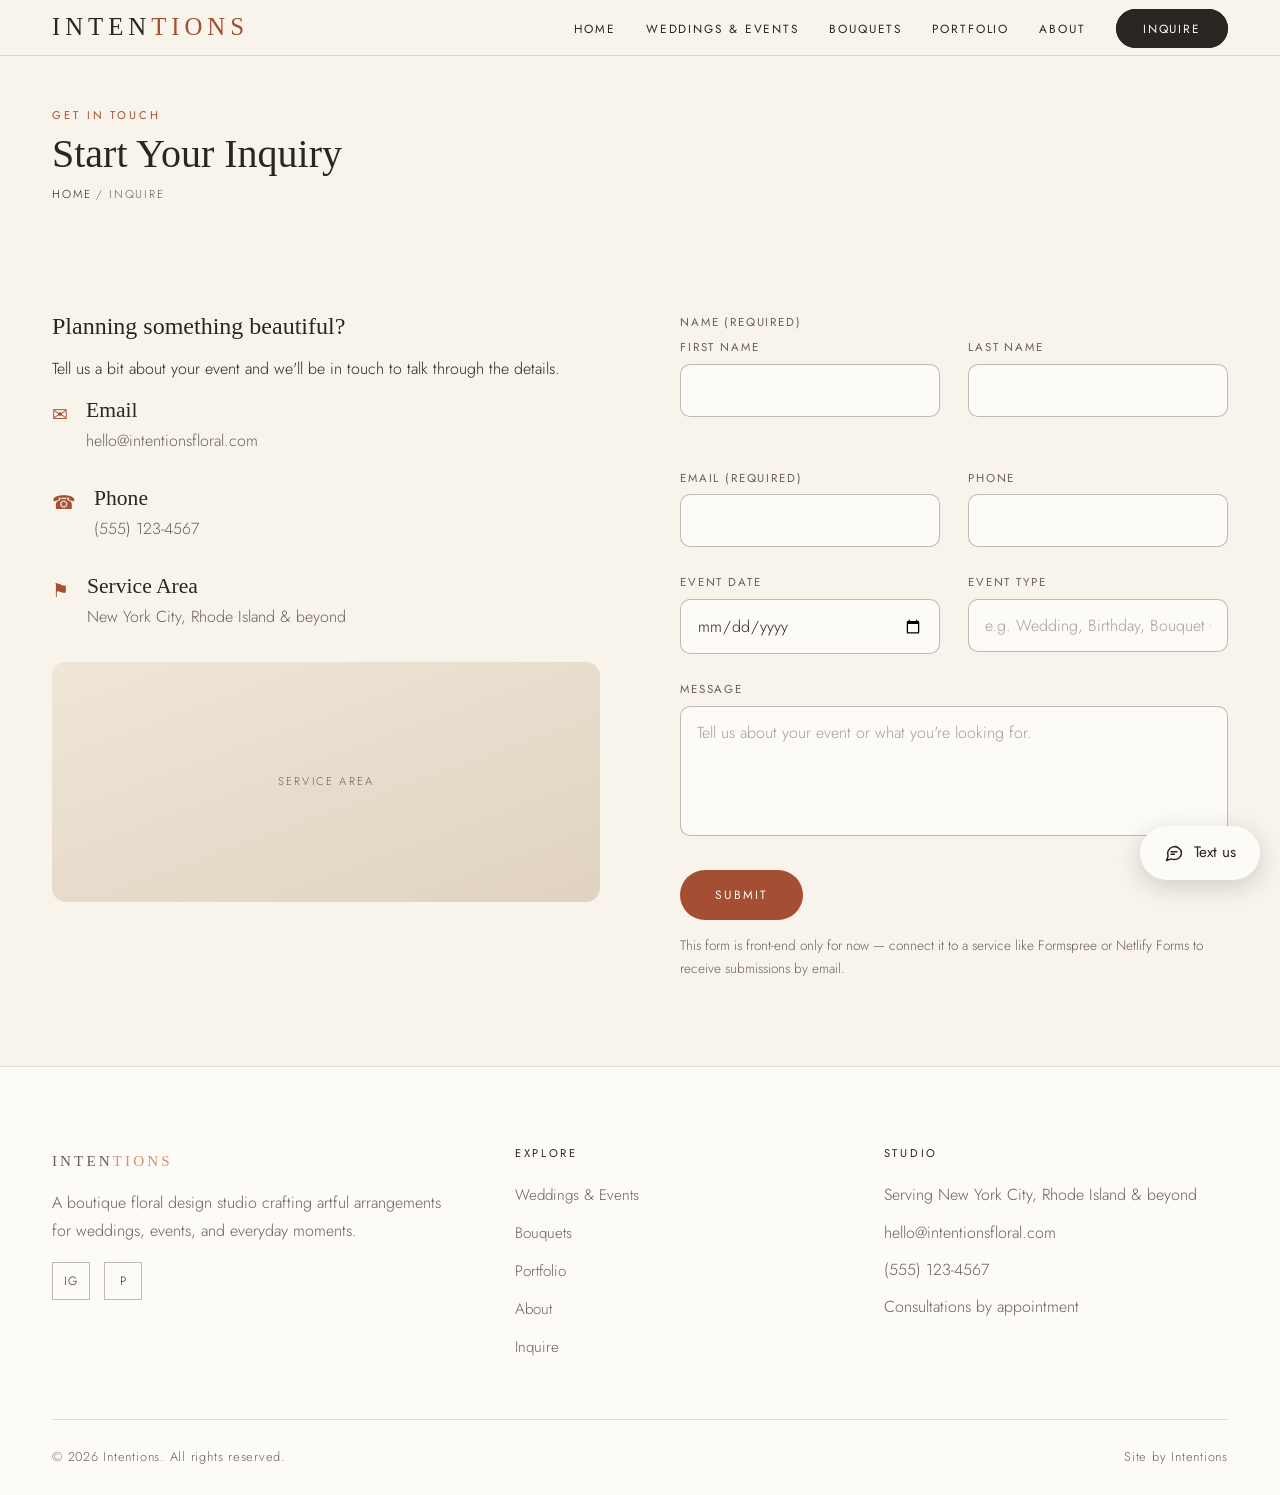
<file: inquire.html>
<!DOCTYPE html>
<html lang="en">
<head>
  <meta charset="UTF-8">
  <meta name="viewport" content="width=device-width, initial-scale=1.0">
  <title>Inquire | Intentions</title>
  <meta name="description" content="Start a floral design inquiry with Intentions Floral Design Studio for your wedding, event, or bouquet order.">
  <link rel="icon" href="data:image/svg+xml,<svg xmlns=%22http://www.w3.org/2000/svg%22 viewBox=%220 0 100 100%22><text y=%22.9em%22 font-size=%2290%22>✿</text></svg>">
  <link rel="preconnect" href="https://fonts.googleapis.com">
  <link rel="preconnect" href="https://fonts.gstatic.com" crossorigin>
  <link href="https://fonts.googleapis.com/css2?family=Playfair+Display:wght@500;600;700&family=Jost:wght@400;500;600&display=swap" rel="stylesheet">
  <link rel="stylesheet" href="css/style.css">
</head>
<body>

  <header class="site-header">
    <nav class="nav">
      <a href="index.html" class="logo">Inten<span>tions</span></a>
      <ul class="nav-links">
        <li><a href="index.html">Home</a></li>
        <li><a href="weddings-events.html">Weddings &amp; Events</a></li>
        <li><a href="bouquets.html">Bouquets</a></li>
        <li><a href="portfolio.html">Portfolio</a></li>
        <li><a href="about.html">About</a></li>
        <li><a href="inquire.html" class="nav-cta">Inquire</a></li>
      </ul>
      <button class="nav-toggle" aria-label="Toggle navigation" aria-expanded="false">
        <span></span><span></span><span></span>
      </button>
    </nav>
  </header>

  <main>
    <section class="page-hero">
      <div class="container">
        <span class="eyebrow">Get In Touch</span>
        <h1>Start Your Inquiry</h1>
        <p class="breadcrumb"><a href="index.html">Home</a> / Inquire</p>
      </div>
    </section>

    <section class="contact-section">
      <div class="container contact-layout">
        <div class="contact-info">
          <h2>Planning something beautiful?</h2>
          <p>Tell us a bit about your event and we'll be in touch to talk through the details.</p>

          <div class="contact-info-item">
            <div class="icon">✉</div>
            <div>
              <h3>Email</h3>
              <p>hello@intentionsfloral.com</p>
            </div>
          </div>
          <div class="contact-info-item">
            <div class="icon">☎</div>
            <div>
              <h3>Phone</h3>
              <p>(555) 123-4567</p>
            </div>
          </div>
          <div class="contact-info-item">
            <div class="icon">⚑</div>
            <div>
              <h3>Service Area</h3>
              <p>New York City, Rhode Island &amp; beyond</p>
            </div>
          </div>
          <div class="img-placeholder map-placeholder"><span>Service Area</span></div>
        </div>

        <div class="contact-form-wrap">
          <div class="form-success">Thank you! We've received your message and will be in touch soon.</div>
          <form id="contact-form" novalidate>
            <div class="form-group">
              <label>Name (required)</label>
              <div class="form-row">
                <div class="form-group">
                  <label for="first-name">First Name</label>
                  <input type="text" id="first-name" name="first-name" required>
                </div>
                <div class="form-group">
                  <label for="last-name">Last Name</label>
                  <input type="text" id="last-name" name="last-name" required>
                </div>
              </div>
            </div>
            <div class="form-row">
              <div class="form-group">
                <label for="email">Email (required)</label>
                <input type="email" id="email" name="email" required>
              </div>
              <div class="form-group">
                <label for="phone">Phone</label>
                <input type="tel" id="phone" name="phone">
              </div>
            </div>
            <div class="form-row">
              <div class="form-group">
                <label for="event-date">Event Date</label>
                <input type="date" id="event-date" name="event-date">
              </div>
              <div class="form-group">
                <label for="event-type">Event Type</label>
                <input type="text" id="event-type" name="event-type" placeholder="e.g. Wedding, Birthday, Bouquet Order">
              </div>
            </div>
            <div class="form-group">
              <label for="message">Message</label>
              <textarea id="message" name="message" placeholder="Tell us about your event or what you're looking for."></textarea>
            </div>
            <button type="submit" class="btn btn-primary">Submit</button>
            <p class="form-note">This form is front-end only for now — connect it to a service like Formspree or Netlify Forms to receive submissions by email.</p>
          </form>
        </div>
      </div>
    </section>
  </main>

  <footer class="site-footer">
    <div class="container">
      <div class="footer-grid">
        <div class="footer-col">
          <a href="index.html" class="footer-logo">Inten<span>tions</span></a>
          <p>A boutique floral design studio crafting artful arrangements for weddings, events, and everyday moments.</p>
          <div class="social-links">
            <a href="#" aria-label="Instagram">IG</a>
            <a href="#" aria-label="Pinterest">P</a>
          </div>
        </div>
        <div class="footer-col">
          <h4>Explore</h4>
          <ul>
            <li><a href="weddings-events.html">Weddings &amp; Events</a></li>
            <li><a href="bouquets.html">Bouquets</a></li>
            <li><a href="portfolio.html">Portfolio</a></li>
            <li><a href="about.html">About</a></li>
            <li><a href="inquire.html">Inquire</a></li>
          </ul>
        </div>
        <div class="footer-col">
          <h4>Studio</h4>
          <ul>
            <li>Serving New York City, Rhode Island &amp; beyond</li>
            <li>hello@intentionsfloral.com</li>
            <li>(555) 123-4567</li>
            <li>Consultations by appointment</li>
          </ul>
        </div>
      </div>
      <div class="footer-bottom">
        <span>&copy; <span id="year"></span> Intentions. All rights reserved.</span>
        <span>Site by Intentions</span>
      </div>
    </div>
  </footer>

  <script src="js/main.js"></script>
</body>
</html>
</file>
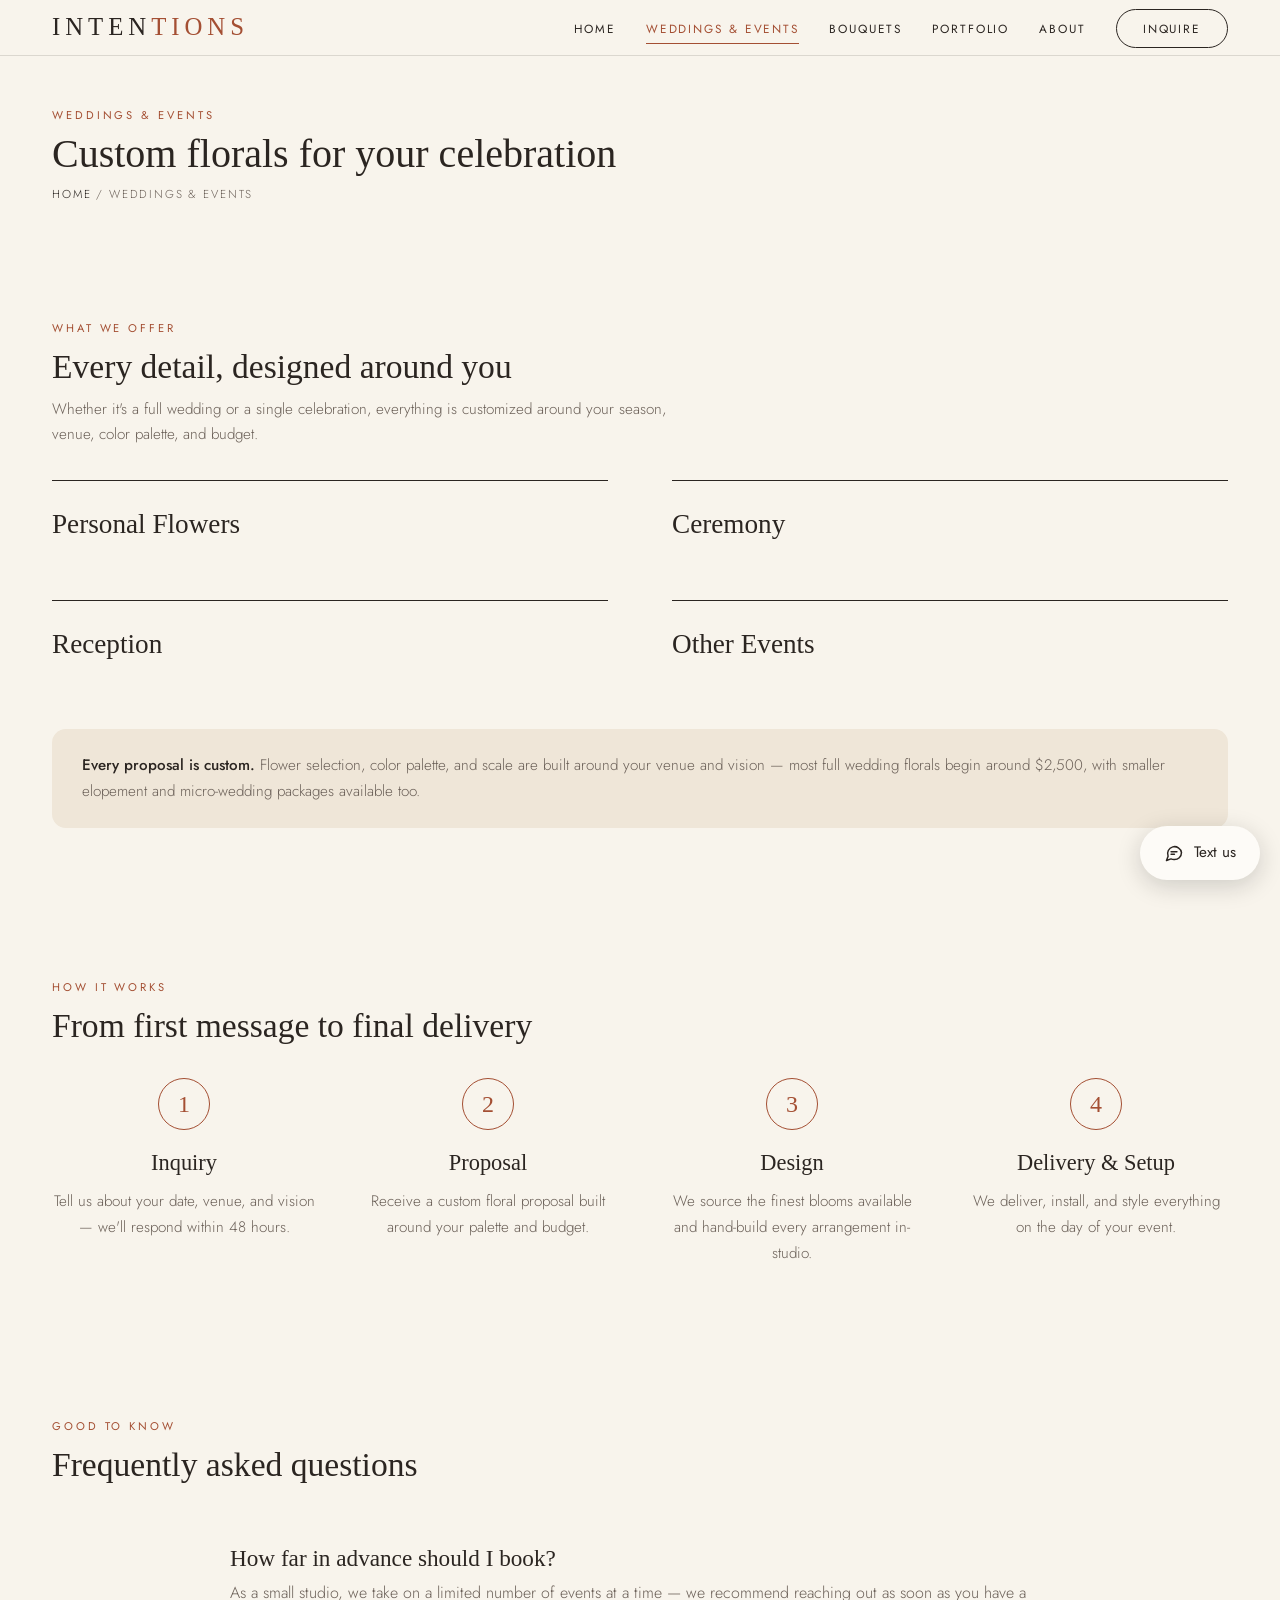
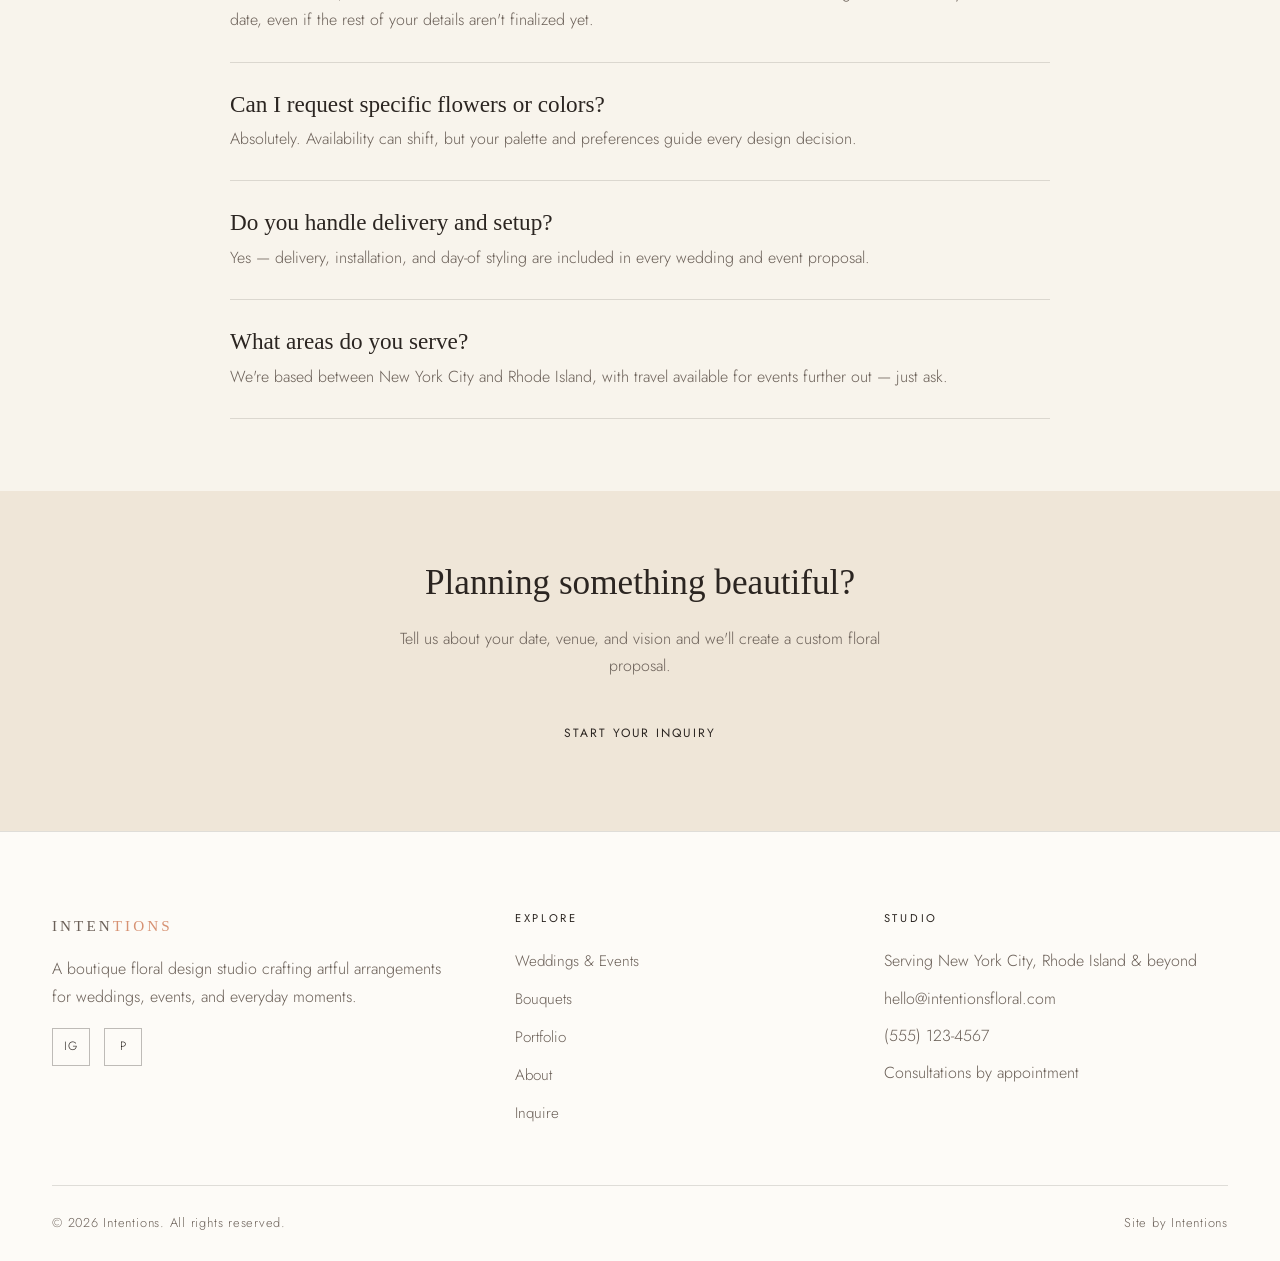
<file: weddings-events.html>
<!DOCTYPE html>
<html lang="en">
<head>
  <meta charset="UTF-8">
  <meta name="viewport" content="width=device-width, initial-scale=1.0">
  <title>Weddings &amp; Events | Intentions</title>
  <meta name="description" content="Custom floral design for weddings and events — bridal flowers, ceremony and reception florals, and celebrations of every kind, from Intentions Floral Design Studio.">
  <link rel="icon" href="data:image/svg+xml,<svg xmlns=%22http://www.w3.org/2000/svg%22 viewBox=%220 0 100 100%22><text y=%22.9em%22 font-size=%2290%22>✿</text></svg>">
  <link rel="preconnect" href="https://fonts.googleapis.com">
  <link rel="preconnect" href="https://fonts.gstatic.com" crossorigin>
  <link href="https://fonts.googleapis.com/css2?family=Playfair+Display:wght@500;600;700&family=Jost:wght@400;500;600&display=swap" rel="stylesheet">
  <link rel="stylesheet" href="css/style.css">
</head>
<body>

  <header class="site-header">
    <nav class="nav">
      <a href="index.html" class="logo">Inten<span>tions</span></a>
      <ul class="nav-links">
        <li><a href="index.html">Home</a></li>
        <li><a href="weddings-events.html">Weddings &amp; Events</a></li>
        <li><a href="bouquets.html">Bouquets</a></li>
        <li><a href="portfolio.html">Portfolio</a></li>
        <li><a href="about.html">About</a></li>
        <li><a href="inquire.html" class="nav-cta">Inquire</a></li>
      </ul>
      <button class="nav-toggle" aria-label="Toggle navigation" aria-expanded="false">
        <span></span><span></span><span></span>
      </button>
    </nav>
  </header>

  <main>
    <section class="page-hero">
      <div class="container">
        <span class="eyebrow">Weddings &amp; Events</span>
        <h1>Custom florals for your celebration</h1>
        <p class="breadcrumb"><a href="index.html">Home</a> / Weddings &amp; Events</p>
      </div>
    </section>

    <section class="wedding-intro">
      <div class="container">
        <div class="section-header">
          <span class="eyebrow">What We Offer</span>
          <h2>Every detail, designed around you</h2>
          <p>Whether it's a full wedding or a single celebration, everything is customized around your season, venue, color palette, and budget.</p>
        </div>
        <div class="category-grid">
          <div class="category-block">
            <h3>Personal Flowers</h3>
          </div>
          <div class="category-block">
            <h3>Ceremony</h3>
          </div>
          <div class="category-block">
            <h3>Reception</h3>
          </div>
          <div class="category-block">
            <h3>Other Events</h3>
          </div>
        </div>
        <div class="note-box">
          <p><strong>Every proposal is custom.</strong> Flower selection, color palette, and scale are built around your venue and vision — most full wedding florals begin around $2,500, with smaller elopement and micro-wedding packages available too.</p>
        </div>
      </div>
    </section>

    <section class="process">
      <div class="container">
        <div class="section-header">
          <span class="eyebrow">How It Works</span>
          <h2>From first message to final delivery</h2>
        </div>
        <div class="process-steps">
          <div class="process-step">
            <div class="step-number">1</div>
            <h3>Inquiry</h3>
            <p>Tell us about your date, venue, and vision — we'll respond within 48 hours.</p>
          </div>
          <div class="process-step">
            <div class="step-number">2</div>
            <h3>Proposal</h3>
            <p>Receive a custom floral proposal built around your palette and budget.</p>
          </div>
          <div class="process-step">
            <div class="step-number">3</div>
            <h3>Design</h3>
            <p>We source the finest blooms available and hand-build every arrangement in-studio.</p>
          </div>
          <div class="process-step">
            <div class="step-number">4</div>
            <h3>Delivery &amp; Setup</h3>
            <p>We deliver, install, and style everything on the day of your event.</p>
          </div>
        </div>
      </div>
    </section>

    <section class="faq">
      <div class="container">
        <div class="section-header">
          <span class="eyebrow">Good to Know</span>
          <h2>Frequently asked questions</h2>
        </div>
        <div class="faq-list">
          <div class="faq-item">
            <h3>How far in advance should I book?</h3>
            <p>As a small studio, we take on a limited number of events at a time — we recommend reaching out as soon as you have a date, even if the rest of your details aren't finalized yet.</p>
          </div>
          <div class="faq-item">
            <h3>Can I request specific flowers or colors?</h3>
            <p>Absolutely. Availability can shift, but your palette and preferences guide every design decision.</p>
          </div>
          <div class="faq-item">
            <h3>Do you handle delivery and setup?</h3>
            <p>Yes — delivery, installation, and day-of styling are included in every wedding and event proposal.</p>
          </div>
          <div class="faq-item">
            <h3>What areas do you serve?</h3>
            <p>We're based between New York City and Rhode Island, with travel available for events further out — just ask.</p>
          </div>
        </div>
      </div>
    </section>

    <section class="cta-band">
      <div class="container">
        <h2>Planning something beautiful?</h2>
        <p>Tell us about your date, venue, and vision and we'll create a custom floral proposal.</p>
        <a href="inquire.html" class="btn btn-light">Start Your Inquiry</a>
      </div>
    </section>
  </main>

  <footer class="site-footer">
    <div class="container">
      <div class="footer-grid">
        <div class="footer-col">
          <a href="index.html" class="footer-logo">Inten<span>tions</span></a>
          <p>A boutique floral design studio crafting artful arrangements for weddings, events, and everyday moments.</p>
          <div class="social-links">
            <a href="#" aria-label="Instagram">IG</a>
            <a href="#" aria-label="Pinterest">P</a>
          </div>
        </div>
        <div class="footer-col">
          <h4>Explore</h4>
          <ul>
            <li><a href="weddings-events.html">Weddings &amp; Events</a></li>
            <li><a href="bouquets.html">Bouquets</a></li>
            <li><a href="portfolio.html">Portfolio</a></li>
            <li><a href="about.html">About</a></li>
            <li><a href="inquire.html">Inquire</a></li>
          </ul>
        </div>
        <div class="footer-col">
          <h4>Studio</h4>
          <ul>
            <li>Serving New York City, Rhode Island &amp; beyond</li>
            <li>hello@intentionsfloral.com</li>
            <li>(555) 123-4567</li>
            <li>Consultations by appointment</li>
          </ul>
        </div>
      </div>
      <div class="footer-bottom">
        <span>&copy; <span id="year"></span> Intentions. All rights reserved.</span>
        <span>Site by Intentions</span>
      </div>
    </div>
  </footer>

  <script src="js/main.js"></script>
</body>
</html>
</file>
<file: css/style.css>
/* =========================================================
   Intentions — Floral Design Studio
   Stylesheet — clean white, rounded, sans-serif (matches the Square store)
   ========================================================= */

:root {
  --color-ivory: #f8f4ec;
  --color-paper: #fdfbf7;
  --color-sand: #efe6d8;
  --color-sand-dark: #e0d3c0;
  --color-terracotta: #a44f33;
  --color-terracotta-dark: #843c25;
  --color-terracotta-light: #d79273;
  --color-olive: #6c7052;
  --color-olive-dark: #4f533b;
  --color-ink: #2b2521;
  --color-ink-soft: #6b6058;
  --color-white: #ffffff;
  --color-line: rgba(43, 37, 33, 0.14);

  --font-heading: 'Cormorant Garamond', Georgia, 'Times New Roman', serif;
  --font-body: 'Jost', 'Segoe UI', Arial, sans-serif;

  --max-width: 1240px;
  --radius-img: 14px;
  --radius-field: 10px;
  --transition: 0.3s ease;
}

/* ---------- Reset ---------- */
* {
  box-sizing: border-box;
}

html {
  scroll-behavior: smooth;
}

body {
  margin: 0;
  font-family: var(--font-body);
  font-weight: 300;
  color: var(--color-ink);
  background: var(--color-ivory);
  line-height: 1.75;
  -webkit-font-smoothing: antialiased;
}

img {
  max-width: 100%;
  display: block;
}

a {
  text-decoration: none;
  color: inherit;
}

ul {
  list-style: none;
  margin: 0;
  padding: 0;
}

h1, h2, h3, h4 {
  font-family: var(--font-heading);
  font-weight: 400;
  line-height: 1.15;
  margin: 0 0 0.6em;
  color: var(--color-ink);
}

p {
  margin: 0 0 1em;
}

.container {
  max-width: var(--max-width);
  margin: 0 auto;
  padding: 0 32px;
}

section {
  padding: 72px 0;
}

.section-header {
  text-align: center;
  max-width: 660px;
  margin: 0 auto 40px;
}

.eyebrow {
  display: inline-block;
  font-family: var(--font-body);
  letter-spacing: 0.26em;
  text-transform: uppercase;
  font-size: 0.7rem;
  color: var(--color-terracotta);
  margin-bottom: 10px;
  font-weight: 400;
}

.section-header h2 {
  font-size: 2.1rem;
  font-weight: 300;
  margin-bottom: 0.3em;
}

.section-header p {
  color: var(--color-ink-soft);
  font-size: 0.95rem;
  margin: 8px 0 0;
}

/* ---------- Buttons ---------- */
.btn {
  display: inline-block;
  padding: 16px 38px;
  border-radius: 0;
  font-family: var(--font-body);
  font-size: 0.74rem;
  letter-spacing: 0.2em;
  text-transform: uppercase;
  font-weight: 400;
  cursor: pointer;
  border: 1px solid transparent;
  transition: background var(--transition), color var(--transition), border-color var(--transition);
}

.btn-primary {
  background: var(--color-terracotta);
  color: var(--color-paper);
}

.btn-primary:hover {
  background: var(--color-terracotta-dark);
}

.btn-outline {
  background: transparent;
  color: var(--color-ink);
  border-color: var(--color-ink);
}

.btn-outline:hover {
  background: var(--color-ink);
  color: var(--color-paper);
}

.btn-dark {
  background: var(--color-ink);
  color: var(--color-paper);
}

.btn-dark:hover {
  background: var(--color-terracotta);
}

/* ---------- Header / Nav ---------- */
.site-header {
  position: sticky;
  top: 0;
  z-index: 1000;
  background: rgba(248, 244, 236, 0.94);
  backdrop-filter: blur(8px);
  border-bottom: 1px solid var(--color-line);
}

.nav {
  display: flex;
  align-items: center;
  justify-content: space-between;
  padding: 24px 32px;
  max-width: var(--max-width);
  margin: 0 auto;
}

.logo {
  font-family: var(--font-heading);
  font-size: 1.55rem;
  line-height: 1;
  font-weight: 500;
  text-transform: uppercase;
  letter-spacing: 0.2em;
  color: var(--color-ink);
}

.logo span {
  color: var(--color-terracotta);
}

.nav-links {
  display: flex;
  gap: 30px;
  align-items: center;
}

/* ---------- Dropdown (Shop) ---------- */
.has-dropdown {
  position: relative;
}

.dropdown-toggle::after {
  content: '▾';
  display: inline-block;
  margin-left: 5px;
  font-size: 0.8em;
}

.dropdown-menu {
  list-style: none;
  margin: 0;
  padding: 0;
}

@media (min-width: 861px) {
  .dropdown-menu {
    position: absolute;
    top: 100%;
    left: -18px;
    background: var(--color-paper);
    border: 1px solid var(--color-line);
    box-shadow: 0 20px 36px rgba(43, 37, 33, 0.1);
    padding: 10px 0;
    margin-top: 14px;
    min-width: 220px;
    opacity: 0;
    visibility: hidden;
    transform: translateY(6px);
    transition: opacity var(--transition), transform var(--transition), visibility var(--transition);
  }

  .dropdown-menu::before {
    content: '';
    position: absolute;
    left: 0;
    right: 0;
    top: -16px;
    height: 16px;
  }

  .has-dropdown:hover .dropdown-menu,
  .has-dropdown:focus-within .dropdown-menu {
    opacity: 1;
    visibility: visible;
    transform: translateY(0);
  }

  .dropdown-menu li {
    display: block;
  }

  .dropdown-menu a {
    display: block;
    padding: 11px 22px;
    white-space: nowrap;
  }

  .dropdown-menu a:hover {
    background: var(--color-sand);
    color: var(--color-terracotta-dark);
  }
}

@media (max-width: 860px) {
  .dropdown-menu {
    padding-left: 16px;
    border-left: 1px solid var(--color-line);
    margin: 2px 0 10px;
  }

  .dropdown-menu a {
    padding: 8px 0 !important;
    color: var(--color-ink-soft);
  }
}

.nav-links a {
  font-size: 0.74rem;
  letter-spacing: 0.16em;
  text-transform: uppercase;
  font-weight: 400;
  white-space: nowrap;
  color: var(--color-ink);
  position: relative;
  padding: 4px 0;
  transition: color var(--transition);
}

.nav-links a:hover,
.nav-links a.active {
  color: var(--color-terracotta);
}

.nav-links a.active::after {
  content: '';
  position: absolute;
  left: 0;
  bottom: -3px;
  width: 100%;
  height: 1px;
  background: var(--color-terracotta);
}

.nav-links a.nav-cta {
  border: 1px solid var(--color-ink);
  color: var(--color-ink);
  padding: 10px 24px;
  transition: background var(--transition), color var(--transition);
}

.nav-links a.nav-cta:hover,
.nav-links a.nav-cta.active {
  background: var(--color-ink);
  color: var(--color-paper);
}

.nav-links a.nav-cta.active::after {
  display: none;
}

.nav-toggle {
  display: none;
  flex-direction: column;
  gap: 6px;
  background: none;
  border: none;
  cursor: pointer;
  padding: 6px;
}

.nav-toggle span {
  width: 26px;
  height: 1px;
  background: var(--color-ink);
  transition: transform var(--transition), opacity var(--transition);
}

/* ---------- Photo hero (weddings) ---------- */
.photo-hero {
  position: relative;
  min-height: 420px;
  display: flex;
  align-items: center;
  justify-content: center;
  text-align: center;
  background-size: cover;
  background-position: center;
  color: var(--color-paper);
  overflow: hidden;
}

.photo-hero::before {
  content: '';
  position: absolute;
  inset: 0;
  background: linear-gradient(180deg, rgba(43, 37, 33, 0.3), rgba(43, 37, 33, 0.6));
}

.photo-hero .container {
  position: relative;
  z-index: 1;
}

.photo-hero .eyebrow {
  color: rgba(252, 250, 246, 0.85);
}

.photo-hero h1 {
  color: var(--color-paper);
  font-size: 2.8rem;
  font-weight: 300;
  margin-bottom: 8px;
}

.photo-hero p {
  color: rgba(252, 250, 246, 0.85);
}

.photo-hero .breadcrumb a {
  color: var(--color-paper);
}

/* ---------- Hero (home) ---------- */
.hero {
  position: relative;
  padding: 40px 0 56px;
  background: var(--color-ivory);
  overflow: hidden;
}

.hero .container {
  display: grid;
  grid-template-columns: 0.7fr 1.3fr;
  gap: 56px;
  align-items: center;
}

.hero-eyebrow {
  color: var(--color-terracotta);
}

.hero h1 {
  font-size: 3rem;
  font-weight: 300;
  line-height: 1.08;
  margin-bottom: 0.35em;
}

.hero h1 em {
  font-style: italic;
  color: var(--color-terracotta);
}

.hero p {
  font-size: 0.95rem;
  color: var(--color-ink-soft);
  max-width: 340px;
}

.hero-actions {
  display: flex;
  gap: 12px;
  margin-top: 26px;
  flex-wrap: wrap;
}

.hero-visual {
  position: relative;
  height: calc(100vh - 180px);
  min-height: 420px;
  max-height: 720px;
  background: url('../images/arrangements/sculptural-dahlia-full.jpg') center/cover no-repeat;
  display: flex;
  align-items: flex-end;
  justify-content: flex-start;
  overflow: hidden;
}

.hero-visual::before {
  content: '';
  position: absolute;
  inset: 0;
  background: linear-gradient(180deg, rgba(43, 37, 33, 0) 60%, rgba(43, 37, 33, 0.55) 100%);
}

.hero-visual span {
  position: relative;
  font-family: var(--font-heading);
  font-style: italic;
  font-size: 1.25rem;
  color: var(--color-paper);
  margin: 0 0 28px 30px;
}

/* ---------- Placeholder image blocks (swap for real photos) ---------- */
.img-placeholder {
  position: relative;
  background: linear-gradient(160deg, var(--color-sand), var(--color-sand-dark));
  display: flex;
  align-items: center;
  justify-content: center;
  color: var(--color-ink-soft);
  font-family: var(--font-body);
  text-transform: uppercase;
  letter-spacing: 0.2em;
  font-size: 0.7rem;
  text-align: center;
  overflow: hidden;
}

.img-placeholder span {
  position: relative;
  z-index: 1;
  padding: 0 12px;
}

.img-placeholder small {
  display: block;
  font-size: 0.68rem;
  opacity: 0.85;
  margin-top: 4px;
  letter-spacing: 0.12em;
}

/* ---------- Intro strip ---------- */
.intro-strip {
  padding: 72px 0;
  border-top: 1px solid var(--color-line);
  border-bottom: 1px solid var(--color-line);
}

.intro-strip .container {
  display: grid;
  grid-template-columns: repeat(2, 1fr);
  gap: 72px;
  max-width: 900px;
  text-align: center;
}

.intro-item .icon {
  font-size: 1.3rem;
  color: var(--color-terracotta);
  margin-bottom: 14px;
}

.intro-item h3 {
  font-size: 1.6rem;
  font-weight: 400;
  margin-bottom: 8px;
}

.intro-item p {
  color: var(--color-ink-soft);
  font-size: 0.95rem;
  margin: 0;
}

/* ---------- Services grid / cards ---------- */
.services-grid {
  display: grid;
  grid-template-columns: repeat(3, 1fr);
  gap: 32px;
}

.services-grid.two-up {
  grid-template-columns: repeat(2, 1fr);
  max-width: 820px;
  margin: 0 auto;
}

.services-grid.four-up {
  grid-template-columns: repeat(4, 1fr);
  gap: 24px;
}

.service-card {
  background: transparent;
  transition: transform var(--transition);
}

.service-card .img-placeholder {
  height: 280px;
}

.service-card-body {
  padding: 20px 0 0;
}

.bouquet-tiers .service-card {
  display: flex;
  flex-direction: column;
}

.bouquet-tiers .service-card-body {
  flex: 1;
  display: flex;
  flex-direction: column;
}

.order-row {
  margin-top: auto;
  padding-top: 22px;
}

.btn-order {
  display: block;
  text-align: center;
  padding: 14px 24px;
}

.bouquet-tiers .card-media {
  aspect-ratio: 1 / 1;
}

.service-card h3 {
  font-size: 1.6rem;
  font-weight: 400;
  margin-bottom: 10px;
}

.service-card p {
  color: var(--color-ink-soft);
  font-size: 0.95rem;
}

.service-price {
  display: block;
  margin-top: 14px;
  color: var(--color-terracotta-dark);
  font-family: var(--font-heading);
  font-style: italic;
  font-size: 1.25rem;
}

.service-link {
  display: inline-block;
  margin-top: 8px;
  padding-bottom: 3px;
  font-size: 0.72rem;
  letter-spacing: 0.18em;
  text-transform: uppercase;
  font-weight: 400;
  color: var(--color-ink);
  border-bottom: 1px solid var(--color-ink);
  transition: color var(--transition), border-color var(--transition);
}

.service-link:hover {
  color: var(--color-terracotta);
  border-color: var(--color-terracotta);
}

.section-cta-center {
  text-align: center;
  margin-top: 40px;
}

/* Photo tile used inside service cards */
.card-media {
  aspect-ratio: 4 / 5;
  overflow: hidden;
  background: var(--color-sand);
}

.card-media img {
  width: 100%;
  height: 100%;
  object-fit: cover;
  transition: transform 0.8s ease;
}

.service-card:hover .card-media img {
  transform: scale(1.04);
}

/* ---------- Collection tiles (shop by occasion) ---------- */
.collection-grid {
  display: flex;
  flex-wrap: wrap;
  justify-content: center;
  gap: 24px;
}

.collection-tile {
  position: relative;
  display: block;
  flex: 0 0 calc((100% - 72px) / 4);
  aspect-ratio: 4 / 5;
  overflow: hidden;
  background: var(--color-sand);
}

.collection-tile img {
  width: 100%;
  height: 100%;
  object-fit: cover;
  transition: transform 0.9s ease;
}

.collection-tile:hover img,
.collection-tile:focus-visible img {
  transform: scale(1.05);
}

.collection-tile span {
  position: absolute;
  left: 50%;
  top: 50%;
  transform: translate(-50%, -50%);
  width: 78%;
  background: var(--color-paper);
  color: var(--color-ink);
  text-align: center;
  font-family: var(--font-heading);
  font-size: 1.45rem;
  line-height: 1.2;
  padding: 16px 12px;
  transition: background var(--transition), color var(--transition);
}

.collection-tile:hover span,
.collection-tile:focus-visible span {
  background: var(--color-terracotta);
  color: var(--color-paper);
}

/* ---------- Gallery (masonry: each photo keeps its natural proportions) ---------- */
.gallery-grid {
  column-count: 3;
  column-gap: 24px;
}

.gallery-grid > div {
  break-inside: avoid;
  margin-bottom: 24px;
  overflow: hidden;
}

.gallery-grid .img-placeholder {
  height: 260px;
}

.gallery-grid img {
  width: 100%;
  height: auto;
  display: block;
}

.filter-bar {
  display: flex;
  justify-content: center;
  gap: 14px;
  margin-bottom: 48px;
  flex-wrap: wrap;
}

.filter-btn {
  background: transparent;
  border: 1px solid var(--color-line);
  padding: 9px 22px;
  font-family: var(--font-body);
  font-size: 0.72rem;
  letter-spacing: 0.16em;
  text-transform: uppercase;
  cursor: pointer;
  transition: background var(--transition), color var(--transition), border-color var(--transition);
}

.filter-btn:hover,
.filter-btn.active {
  background: var(--color-ink);
  color: var(--color-paper);
  border-color: var(--color-ink);
}

/* ---------- Philosophy / studio blurb ---------- */
.philosophy {
  background: var(--color-ink);
  color: var(--color-paper);
  text-align: center;
}

.philosophy .eyebrow {
  color: var(--color-terracotta-light);
}

.philosophy-intro {
  max-width: 600px;
  margin: 0 auto 36px;
  font-size: 1rem;
  color: rgba(252, 250, 246, 0.75);
}

.philosophy-quote {
  font-family: var(--font-heading);
  font-style: italic;
  font-weight: 300;
  font-size: 2.1rem;
  max-width: 760px;
  margin: 0 auto;
  line-height: 1.35;
}

.philosophy .btn-dark {
  background: transparent;
  border-color: rgba(252, 250, 246, 0.6);
  color: var(--color-paper);
}

.philosophy .btn-dark:hover {
  background: var(--color-paper);
  color: var(--color-ink);
}

.studio-blurb {
  max-width: 700px;
  margin: 0 auto;
  text-align: center;
}

.studio-blurb p {
  font-size: 1.05rem;
  color: var(--color-ink-soft);
}

/* ---------- Large homepage service tiles ---------- */
.service-card.large .img-placeholder {
  aspect-ratio: 4 / 5;
  height: auto;
}

/* ---------- Tag chips ---------- */
.tag-list {
  display: flex;
  flex-wrap: wrap;
  gap: 12px;
}

.tag-list.centered {
  justify-content: center;
}

.tag-chip {
  border: 1px solid var(--color-line);
  padding: 8px 20px;
  font-size: 0.72rem;
  letter-spacing: 0.14em;
  text-transform: uppercase;
  color: var(--color-ink-soft);
}

/* ---------- Note box ---------- */
.note-box {
  background: var(--color-paper);
  border-left: 2px solid var(--color-terracotta);
  padding: 24px 30px;
  margin-top: 32px;
  font-size: 0.95rem;
  color: var(--color-ink-soft);
}

.note-box strong {
  color: var(--color-ink);
  font-weight: 500;
}

.note-box p:last-child {
  margin-bottom: 0;
}

/* ---------- CTA band ---------- */
.cta-band {
  background: var(--color-sand);
  color: var(--color-ink);
  text-align: center;
}

.cta-band h2 {
  font-size: 2.2rem;
  font-weight: 300;
}

.cta-band p {
  color: var(--color-ink-soft);
  max-width: 520px;
  margin: 0 auto 28px;
}

.cta-band .hero-actions {
  justify-content: center;
  margin-top: 0;
}

/* ---------- Page hero (inner pages) ---------- */
.page-hero {
  background: var(--color-ivory);
  padding: 44px 0 36px;
  text-align: center;
  border-bottom: 1px solid var(--color-line);
}

.page-hero .eyebrow {
  color: var(--color-terracotta);
}

.page-hero .eyebrow {
  margin-bottom: 6px;
}

.page-hero h1 {
  font-size: 2.5rem;
  font-weight: 300;
  margin-bottom: 8px;
}

.breadcrumb {
  color: var(--color-ink-soft);
  font-size: 0.72rem;
  letter-spacing: 0.16em;
  text-transform: uppercase;
  margin: 0;
}

.breadcrumb a {
  color: var(--color-ink);
  border-bottom: 1px solid transparent;
  transition: border-color var(--transition);
}

.breadcrumb a:hover {
  border-color: var(--color-ink);
}

/* ---------- About page ---------- */
.about-grid {
  display: grid;
  grid-template-columns: 0.9fr 1.1fr;
  gap: 80px;
  align-items: center;
}

.about-grid .img-placeholder {
  height: 560px;
}

.about-copy h2 {
  font-size: 2.6rem;
  font-weight: 300;
}

.about-copy .philosophy-quote {
  font-size: 1.6rem;
  max-width: none;
  margin: 28px 0 36px;
  padding-left: 26px;
  border-left: 1px solid var(--color-terracotta);
  color: var(--color-ink);
}

.values-grid {
  display: grid;
  grid-template-columns: repeat(3, 1fr);
  gap: 48px;
}

.value-card {
  text-align: center;
  padding: 24px 12px;
  border-top: 1px solid var(--color-line);
}

.value-card .icon {
  font-size: 1.3rem;
  color: var(--color-terracotta);
  margin-bottom: 14px;
}

.value-card h3 {
  font-size: 1.5rem;
}

.value-card p {
  color: var(--color-ink-soft);
  font-size: 0.95rem;
  margin: 0;
}

/* ---------- Weddings & Events category lists ---------- */
.category-grid {
  display: grid;
  grid-template-columns: repeat(2, 1fr);
  gap: 24px 64px;
}

.category-block {
  border-top: 1px solid var(--color-ink);
  padding: 28px 0 24px;
}

.category-block h3 {
  font-size: 1.7rem;
  font-weight: 400;
  margin-bottom: 12px;
  color: var(--color-ink);
}

.category-block ul li {
  padding: 8px 0;
  color: var(--color-ink-soft);
  font-size: 0.95rem;
  border-bottom: 1px solid var(--color-line);
}

.category-block ul li:last-child {
  border-bottom: none;
}

/* ---------- Process / FAQ ---------- */
.process-steps {
  display: grid;
  grid-template-columns: repeat(4, 1fr);
  gap: 40px;
}

.process-step {
  text-align: center;
  position: relative;
}

.process-step .step-number {
  width: 52px;
  height: 52px;
  border-radius: 50%;
  border: 1px solid var(--color-terracotta);
  color: var(--color-terracotta);
  display: flex;
  align-items: center;
  justify-content: center;
  font-family: var(--font-heading);
  font-size: 1.5rem;
  margin: 0 auto 20px;
}

.process-step h3 {
  font-size: 1.4rem;
}

.process-step p {
  color: var(--color-ink-soft);
  font-size: 0.95rem;
  margin: 0;
}

.faq-list {
  max-width: 820px;
  margin: 0 auto;
}

.rate-list {
  margin-top: 8px;
  max-width: 640px;
}

.rate-list li {
  display: flex;
  justify-content: space-between;
  gap: 24px;
  padding: 9px 0;
  border-bottom: 1px solid var(--color-line);
  color: var(--color-ink-soft);
  font-size: 0.95rem;
}

.rate-list li:last-child {
  border-bottom: none;
}

.rate-list li span:last-child {
  color: var(--color-ink);
  white-space: nowrap;
  font-weight: 400;
}

.rate-note {
  margin-top: 20px;
}

.faq-item a {
  border-bottom: 1px solid currentColor;
}

.contact-section + .faq {
  border-top: 1px solid var(--color-line);
}

.faq-item {
  border-bottom: 1px solid var(--color-line);
  padding: 28px 0;
}

.faq-item h3 {
  font-size: 1.45rem;
  margin-bottom: 8px;
}

.faq-item p {
  color: var(--color-ink-soft);
  margin: 0;
}

/* ---------- Contact page ---------- */
.contact-layout {
  display: grid;
  grid-template-columns: 1fr 1fr;
  gap: 80px;
}

.contact-info-item {
  display: flex;
  gap: 18px;
  margin-bottom: 32px;
}

.contact-info-item .icon {
  color: var(--color-terracotta);
  font-size: 1.2rem;
  flex-shrink: 0;
}

.contact-info-item h3 {
  font-size: 1.35rem;
  margin-bottom: 4px;
}

.contact-info-item p {
  color: var(--color-ink-soft);
  margin: 0;
}

.form-group {
  margin-bottom: 26px;
}

.form-group label {
  display: block;
  font-size: 0.7rem;
  letter-spacing: 0.18em;
  text-transform: uppercase;
  margin-bottom: 4px;
  color: var(--color-ink-soft);
  font-weight: 400;
}

.form-row {
  display: grid;
  grid-template-columns: 1fr 1fr;
  gap: 28px;
}

input,
select,
textarea {
  width: 100%;
  padding: 10px 0;
  border: none;
  border-bottom: 1px solid rgba(43, 37, 33, 0.3);
  border-radius: 0;
  font-family: var(--font-body);
  font-weight: 300;
  font-size: 1rem;
  background: transparent;
  color: var(--color-ink);
  transition: border-color var(--transition);
}

input:focus,
select:focus,
textarea:focus {
  outline: none;
  border-bottom-color: var(--color-terracotta);
}

::placeholder {
  color: rgba(107, 96, 88, 0.6);
}

textarea {
  resize: vertical;
  min-height: 130px;
}

.form-note {
  font-size: 0.85rem;
  color: var(--color-ink-soft);
  margin-top: 14px;
}

.form-success {
  display: none;
  background: rgba(108, 112, 82, 0.12);
  border-left: 2px solid var(--color-olive);
  color: var(--color-olive-dark);
  padding: 14px 18px;
  margin-bottom: 20px;
  font-size: 0.92rem;
}

.form-success.visible {
  display: block;
}

.map-placeholder {
  height: 240px;
  margin-top: 12px;
}

/* ---------- Footer ---------- */
.site-footer {
  background: var(--color-ink);
  color: rgba(252, 250, 246, 0.7);
  padding: 80px 0 28px;
}

.footer-grid {
  display: grid;
  grid-template-columns: 1.3fr 1fr 1.1fr;
  gap: 56px;
  padding-bottom: 48px;
  border-bottom: 1px solid rgba(252, 250, 246, 0.14);
}

.footer-logo {
  font-family: var(--font-heading);
  font-size: 1.5rem;
  text-transform: uppercase;
  letter-spacing: 0.2em;
  color: var(--color-paper);
  margin-bottom: 16px;
  display: inline-block;
}

.footer-logo span {
  color: var(--color-terracotta-light);
}

.footer-col h4 {
  color: var(--color-paper);
  font-family: var(--font-body);
  font-size: 0.7rem;
  font-weight: 400;
  letter-spacing: 0.24em;
  text-transform: uppercase;
  margin-bottom: 22px;
}

.footer-col ul li {
  margin-bottom: 10px;
}

.footer-col a {
  color: rgba(252, 250, 246, 0.7);
  transition: color var(--transition);
  font-size: 0.95rem;
}

.footer-col a:hover {
  color: var(--color-terracotta-light);
}

.social-links {
  display: flex;
  gap: 14px;
  margin-top: 18px;
}

.social-links a {
  width: 38px;
  height: 38px;
  border: 1px solid rgba(252, 250, 246, 0.28);
  display: flex;
  align-items: center;
  justify-content: center;
  font-size: 0.75rem;
  letter-spacing: 0.06em;
  transition: background var(--transition), border-color var(--transition), color var(--transition);
}

.social-links a:hover {
  background: var(--color-paper);
  border-color: var(--color-paper);
  color: var(--color-ink);
}

.footer-bottom {
  padding-top: 26px;
  display: flex;
  justify-content: space-between;
  font-size: 0.8rem;
  letter-spacing: 0.06em;
  flex-wrap: wrap;
  gap: 12px;
}

.footer-bottom a {
  color: rgba(252, 250, 246, 0.6);
}

/* ---------- Responsive ---------- */
@media (max-width: 1020px) {
  .services-grid.four-up {
    grid-template-columns: repeat(2, 1fr);
  }
}

@media (max-width: 900px) {
  .hero .container {
    grid-template-columns: 1fr;
    gap: 48px;
  }

  .hero h1 {
    font-size: 3.6rem;
  }

  .hero-visual {
    height: 440px;
  }

  .about-grid {
    grid-template-columns: 1fr;
    gap: 48px;
  }

  .about-grid .img-placeholder {
    height: 380px;
  }

  .intro-strip .container,
  .services-grid,
  .values-grid,
  .process-steps {
    grid-template-columns: repeat(2, 1fr);
  }

  .category-grid {
    grid-template-columns: 1fr;
  }

  .collection-tile {
    flex-basis: calc((100% - 24px) / 2);
  }

  .gallery-grid {
    column-count: 2;
  }

  .footer-grid {
    grid-template-columns: 1fr 1fr;
  }

  .contact-layout {
    grid-template-columns: 1fr;
    gap: 56px;
  }
}

@media (max-width: 860px) {
  .container {
    padding: 0 24px;
  }

  .nav {
    padding: 20px 24px;
  }

  .nav-links {
    position: absolute;
    top: 100%;
    left: 0;
    right: 0;
    background: var(--color-ivory);
    flex-direction: column;
    align-items: flex-start;
    gap: 0;
    padding: 12px 24px 24px;
    border-bottom: 1px solid var(--color-line);
    transform: translateY(-8px);
    opacity: 0;
    visibility: hidden;
    transition: transform var(--transition), opacity var(--transition), visibility var(--transition);
  }

  .nav-links.open {
    transform: translateY(0);
    opacity: 1;
    visibility: visible;
  }

  .nav-links a {
    display: block;
    padding: 12px 0;
    width: 100%;
  }

  .nav-links a.nav-cta {
    display: inline-block;
    width: auto;
    margin-top: 10px;
    padding: 12px 28px;
  }

  .nav-toggle {
    display: flex;
  }

  .hero {
    padding: 56px 0 72px;
  }

  .hero h1 {
    font-size: 3rem;
  }

  .page-hero {
    padding: 36px 0 28px;
  }

  .page-hero h1,
  .photo-hero h1 {
    font-size: 2.1rem;
  }

  .section-header h2,
  .cta-band h2 {
    font-size: 1.8rem;
  }

  .philosophy-quote {
    font-size: 1.7rem;
  }

  .services-grid,
  .services-grid.two-up,
  .services-grid.four-up,
  .intro-strip .container,
  .values-grid,
  .process-steps {
    grid-template-columns: 1fr;
  }

  .services-grid.four-up {
    gap: 40px;
  }

  .collection-grid {
    gap: 12px;
  }

  .collection-tile {
    flex-basis: calc((100% - 12px) / 2);
  }

  .collection-tile span {
    font-size: 1.1rem;
    padding: 12px 8px;
  }

  .gallery-grid {
    column-count: 1;
  }

  .form-row {
    grid-template-columns: 1fr;
    gap: 0;
  }

  .footer-grid {
    grid-template-columns: 1fr;
  }

  section {
    padding: 48px 0;
  }
}


/* =========================================================
   Blended look: warm ivory + terracotta, serif headings,
   rounded photos/fields, pill buttons, left-aligned headings
   ========================================================= */
body { font-weight: 300; line-height: 1.7; }

h1, h2, h3, h4 { font-weight: 500; letter-spacing: 0; }

.section-header h2,
.cta-band h2,
.page-hero h1,
.photo-hero h1,
.hero h1,
.about-copy h2 { font-weight: 500; }

.section-header,
.page-hero { text-align: left; }

.section-header {
  max-width: none;
  margin: 0 0 32px;
}

.section-header p { max-width: 640px; }

.page-hero { border-bottom: none; }

/* Header and navigation */
.nav { padding: 14px 32px; }

.logo img { height: 96px; width: auto; }

.nav-links a.nav-cta {
  border-radius: 999px;
  padding: 10px 26px;
}

.dropdown-menu { border-radius: 12px; }

/* Buttons: pills */
.btn {
  border-radius: 999px;
  padding: 15px 34px;
  font-size: 0.75rem;
  letter-spacing: 0.16em;
}

/* Rounded photos */
.card-media,
.collection-tile,
.gallery-grid > div,
.hero-visual,
.img-placeholder,
.photo-hero { border-radius: var(--radius-img); }

.photo-hero { margin: 0 24px; }

.collection-tile span { border-radius: 8px; }

.tag-chip, .filter-btn { border-radius: 999px; }

.note-box { border-left: none; background: var(--color-sand); border-radius: var(--radius-img); }

.philosophy,
.cta-band { background: var(--color-sand); color: var(--color-ink); }

.philosophy .eyebrow { color: var(--color-terracotta); }
.philosophy-intro { color: var(--color-ink-soft); }
.philosophy-quote { font-weight: 400; }

.philosophy .btn-dark {
  background: var(--color-ink);
  border-color: var(--color-ink);
  color: var(--color-paper);
}

.philosophy .btn-dark:hover { background: var(--color-terracotta); color: var(--color-paper); }

.cta-band h2 { color: var(--color-ink); }
.cta-band p { color: var(--color-ink-soft); }

/* Forms: roomy rounded fields */
.form-group label {
  font-size: 0.72rem;
  letter-spacing: 0.16em;
  text-transform: uppercase;
  color: var(--color-ink-soft);
  font-weight: 400;
  margin-bottom: 6px;
}

input, select, textarea {
  padding: 14px 16px;
  border: 1px solid rgba(43, 37, 33, 0.3);
  border-radius: var(--radius-field);
  background: var(--color-paper);
  font-weight: 300;
}

input:focus, select:focus, textarea:focus {
  border-color: var(--color-terracotta);
  box-shadow: 0 0 0 3px rgba(164, 79, 51, 0.12);
}

.form-success { border-radius: var(--radius-field); }

/* Footer: light so the logo reads clearly */
.site-footer {
  background: var(--color-paper);
  color: var(--color-ink-soft);
  border-top: 1px solid var(--color-line);
}

.footer-grid { border-bottom-color: var(--color-line); }
.footer-logo img { height: 140px; width: auto; }
.footer-col h4 { color: var(--color-ink); }
.footer-col a { color: var(--color-ink-soft); }
.footer-col a:hover { color: var(--color-terracotta); }
.social-links a { border-color: rgba(43, 37, 33, 0.3); color: var(--color-ink); }
.social-links a:hover { background: var(--color-ink); border-color: var(--color-ink); color: var(--color-paper); }
.footer-bottom a { color: var(--color-ink-soft); }

/* Swipeable photo row (events) */
.carousel-head {
  display: flex;
  justify-content: space-between;
  align-items: flex-end;
  gap: 24px;
  margin-bottom: 24px;
}

.carousel-head .section-header { margin-bottom: 0; }

.carousel-nav { display: flex; gap: 10px; flex-shrink: 0; }

.carousel-btn {
  width: 44px;
  height: 44px;
  border-radius: 50%;
  border: 1px solid rgba(43, 37, 33, 0.35);
  background: var(--color-paper);
  color: var(--color-ink);
  font-size: 1.1rem;
  cursor: pointer;
  transition: background var(--transition), color var(--transition);
}

.carousel-btn:hover { background: var(--color-ink); color: var(--color-paper); }

.carousel-track {
  display: flex;
  gap: 20px;
  overflow-x: auto;
  scroll-snap-type: x mandatory;
  scrollbar-width: none;
  -webkit-overflow-scrolling: touch;
}

.carousel-track::-webkit-scrollbar { display: none; }

.carousel-track > div {
  flex: 0 0 auto;
  height: 520px;
  border-radius: var(--radius-img);
  overflow: hidden;
  scroll-snap-align: start;
}

.carousel-track img { height: 100%; width: auto; max-width: none; }

@media (max-width: 860px) {
  .carousel-track > div { height: 340px; }
  .carousel-head { flex-direction: column; align-items: flex-start; }
  .photo-hero { margin: 0 12px; }
}

/* Floating "Text us" button */
.text-us {
  display: inline-flex;
  align-items: center;
  gap: 10px;
  position: fixed;
  right: 20px;
  bottom: 20px;
  z-index: 900;
  padding: 14px 24px;
  border-radius: 999px;
  background: var(--color-paper);
  color: var(--color-ink);
  font-weight: 400;
  font-size: 0.95rem;
  box-shadow: 0 6px 24px rgba(20, 20, 20, 0.18);
  transition: background var(--transition), color var(--transition);
}

.text-us:hover { background: var(--color-ink); color: var(--color-white); }

/* Events page: hero card, highlights, accordion FAQ */
.event-hero { padding: 28px 0 0; }

.event-hero-photo {
  height: 460px;
  border-radius: var(--radius-img);
  background-size: cover;
  background-position: center;
}

.event-hero-card {
  position: relative;
  max-width: 820px;
  margin: -96px auto 0;
  padding: 40px 44px;
  background: var(--color-paper);
  border-radius: var(--radius-img);
  box-shadow: 0 14px 44px rgba(43, 37, 33, 0.12);
}

.event-hero-card h1 { font-size: 2.6rem; margin-bottom: 12px; }
.event-hero-card p { color: var(--color-ink-soft); margin-bottom: 22px; }
.event-hero-card .eyebrow { margin-bottom: 8px; }

.highlight {
  display: grid;
  grid-template-columns: 1fr 1fr;
  gap: 64px;
  align-items: center;
  margin-bottom: 64px;
}

.highlight:last-child { margin-bottom: 0; }
.highlight:nth-of-type(even) .highlight-media { order: 2; }

.highlight-media {
  border-radius: var(--radius-img);
  overflow: hidden;
  aspect-ratio: 4 / 3;
  background: var(--color-sand);
}

.highlight-media img { width: 100%; height: 100%; object-fit: cover; }

.highlight-copy h3 { font-size: 2.1rem; margin-bottom: 12px; }
.highlight-copy p { color: var(--color-ink-soft); }

.highlight-price {
  font-family: var(--font-heading);
  font-size: 1.4rem;
  font-style: italic;
  color: var(--color-ink) !important;
  margin-top: 8px;
}

details.faq-item { padding: 0; }

details.faq-item summary {
  cursor: pointer;
  list-style: none;
  display: flex;
  justify-content: space-between;
  align-items: center;
  gap: 24px;
  padding: 24px 0;
  font-family: var(--font-heading);
  font-size: 1.45rem;
  font-weight: 500;
  line-height: 1.25;
}

details.faq-item summary::-webkit-details-marker { display: none; }

details.faq-item summary::after {
  content: '+';
  font-family: var(--font-body);
  font-size: 1.6rem;
  font-weight: 300;
  flex-shrink: 0;
}

details.faq-item[open] summary::after { content: '\2212'; }

details.faq-item > p,
details.faq-item > ul { margin-bottom: 24px; }

@media (max-width: 860px) {
  .event-hero-photo { height: 300px; }
  .event-hero-card { margin-top: -56px; padding: 26px 22px; }
  .event-hero-card h1 { font-size: 2rem; }
  .highlight { grid-template-columns: 1fr; gap: 24px; margin-bottom: 48px; }
  .highlight:nth-of-type(even) .highlight-media { order: 0; }
  .highlight-copy h3 { font-size: 1.7rem; }
}

@media (max-width: 860px) {
  .logo img { height: 72px; width: auto; }
  .footer-logo img { height: 110px; width: auto; }
}

/* Subscriptions: square photos so the flowers fill the frame */
.services-grid.two-up .card-media { aspect-ratio: 1 / 1; }
.services-grid.two-up .card-media img { object-position: 45% 50%; }

/* Wedding options: bullet lists inside highlight blocks */
.highlight-list { margin: 4px 0 18px; }

.highlight-list li {
  position: relative;
  padding: 7px 0 7px 22px;
  color: var(--color-ink-soft);
  font-size: 0.95rem;
  border-bottom: 1px solid var(--color-line);
}

.highlight-list li:last-child { border-bottom: none; }

.highlight-list li::before {
  content: '';
  position: absolute;
  left: 0;
  top: 1.05em;
  width: 8px;
  height: 8px;
  border-radius: 50%;
  background: var(--color-terracotta);
}

.wedding-options .note-box { margin-top: 56px; }

/* Compact category rows (events: what we cover) */
.highlight.compact {
  grid-template-columns: 300px 1fr;
  gap: 36px;
  margin-bottom: 20px;
  padding-bottom: 20px;
  border-bottom: 1px solid var(--color-line);
}

.highlight.compact:last-child { border-bottom: none; margin-bottom: 0; padding-bottom: 0; }
.highlight.compact:nth-of-type(even) .highlight-media { order: 0; }
.highlight.compact .highlight-copy h3 { font-size: 1.7rem; margin-bottom: 8px; }
.highlight.compact .highlight-copy p { margin-bottom: 8px; }

@media (max-width: 860px) {
  .highlight.compact { grid-template-columns: 1fr; gap: 16px; }
  .highlight.compact .highlight-media { max-width: 320px; }
}

/* Two overlapping photos in one highlight frame */
.highlight-media.stack {
  position: relative;
  overflow: visible;
  background: none;
}

.highlight-media.stack img {
  position: absolute;
  width: 66%;
  height: 66%;
  border-radius: var(--radius-img);
  border: 4px solid var(--color-paper);
  box-shadow: 0 12px 30px rgba(43, 37, 33, 0.18);
}

.highlight-media.stack img:first-child { top: 0; left: 0; z-index: 2; }
.highlight-media.stack img:last-child { bottom: 0; right: 0; z-index: 1; }

/* Homepage: compact text-only hero so the service cards sit near the top */
.hero { padding: 36px 0 8px; }
.hero .container { grid-template-columns: 1fr; gap: 0; }
.hero h1 { margin-bottom: 0.3em; }
.hero p { max-width: 560px; }
.hero-actions { margin-top: 22px; }
.hero + .services-preview { padding-top: 40px; }

/* Embedded Google Form (events) */
.form-embed { max-width: 760px; }
.form-embed iframe {
  width: 100%;
  height: 1150px;
  border: 0;
  border-radius: var(--radius-img);
  background: var(--color-paper);
}
.form-embed-fallback { color: var(--color-ink-soft); }
@media (max-width: 860px) { .form-embed iframe { height: 1350px; } }

.form-error {
  display: none;
  background: rgba(164, 79, 51, 0.1);
  border-left: 2px solid var(--color-terracotta);
  color: var(--color-terracotta-dark);
  padding: 14px 18px;
  margin-bottom: 20px;
  font-size: 0.92rem;
  border-radius: var(--radius-field);
}

.form-error.visible { display: block; }

/* About page without the founder photo: single readable column */
.about-grid.about-solo {
  grid-template-columns: 1fr;
  max-width: 820px;
  margin: 0 auto;
}

/* The Knot badge in the footer */
.knot-badge { display: inline-block; margin-top: 18px; }
.knot-badge img { width: 120px; height: auto; display: block; }

/* Homepage hero: Instagram and The Knot on the right */
.hero .container {
  display: flex;
  align-items: center;
  justify-content: space-between;
  gap: 32px;
  flex-wrap: wrap;
}

.hero-social {
  display: flex;
  align-items: center;
  gap: 28px;
}

.hero-ig {
  display: inline-flex;
  align-items: center;
  gap: 10px;
  color: var(--color-ink);
  font-size: 0.8rem;
  letter-spacing: 0.14em;
  text-transform: uppercase;
  transition: color var(--transition);
}

.hero-ig:hover { color: var(--color-terracotta); }
.hero-knot img { display: block; width: 130px; height: 130px; }

@media (max-width: 860px) {
  .hero-social { gap: 20px; margin-top: 8px; }
  .hero-knot img { width: 96px; height: 96px; }
}
</file>
